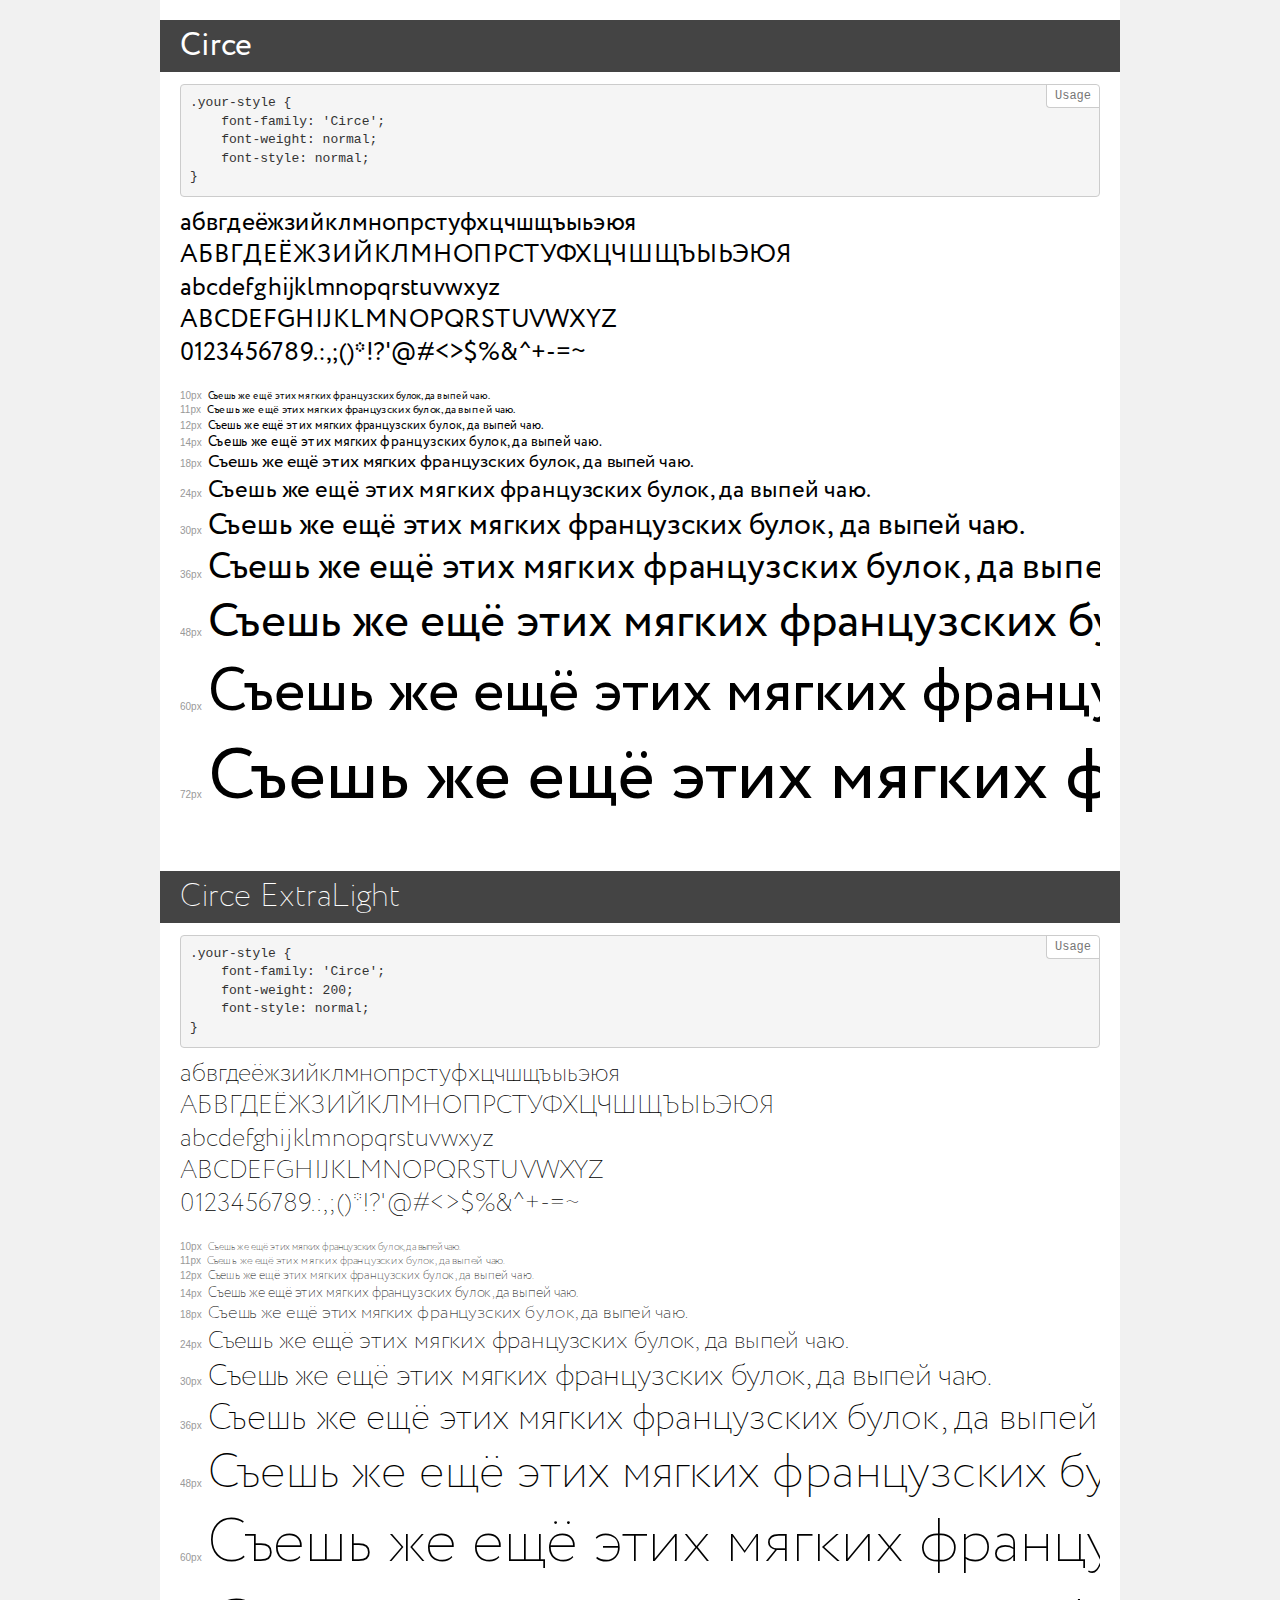
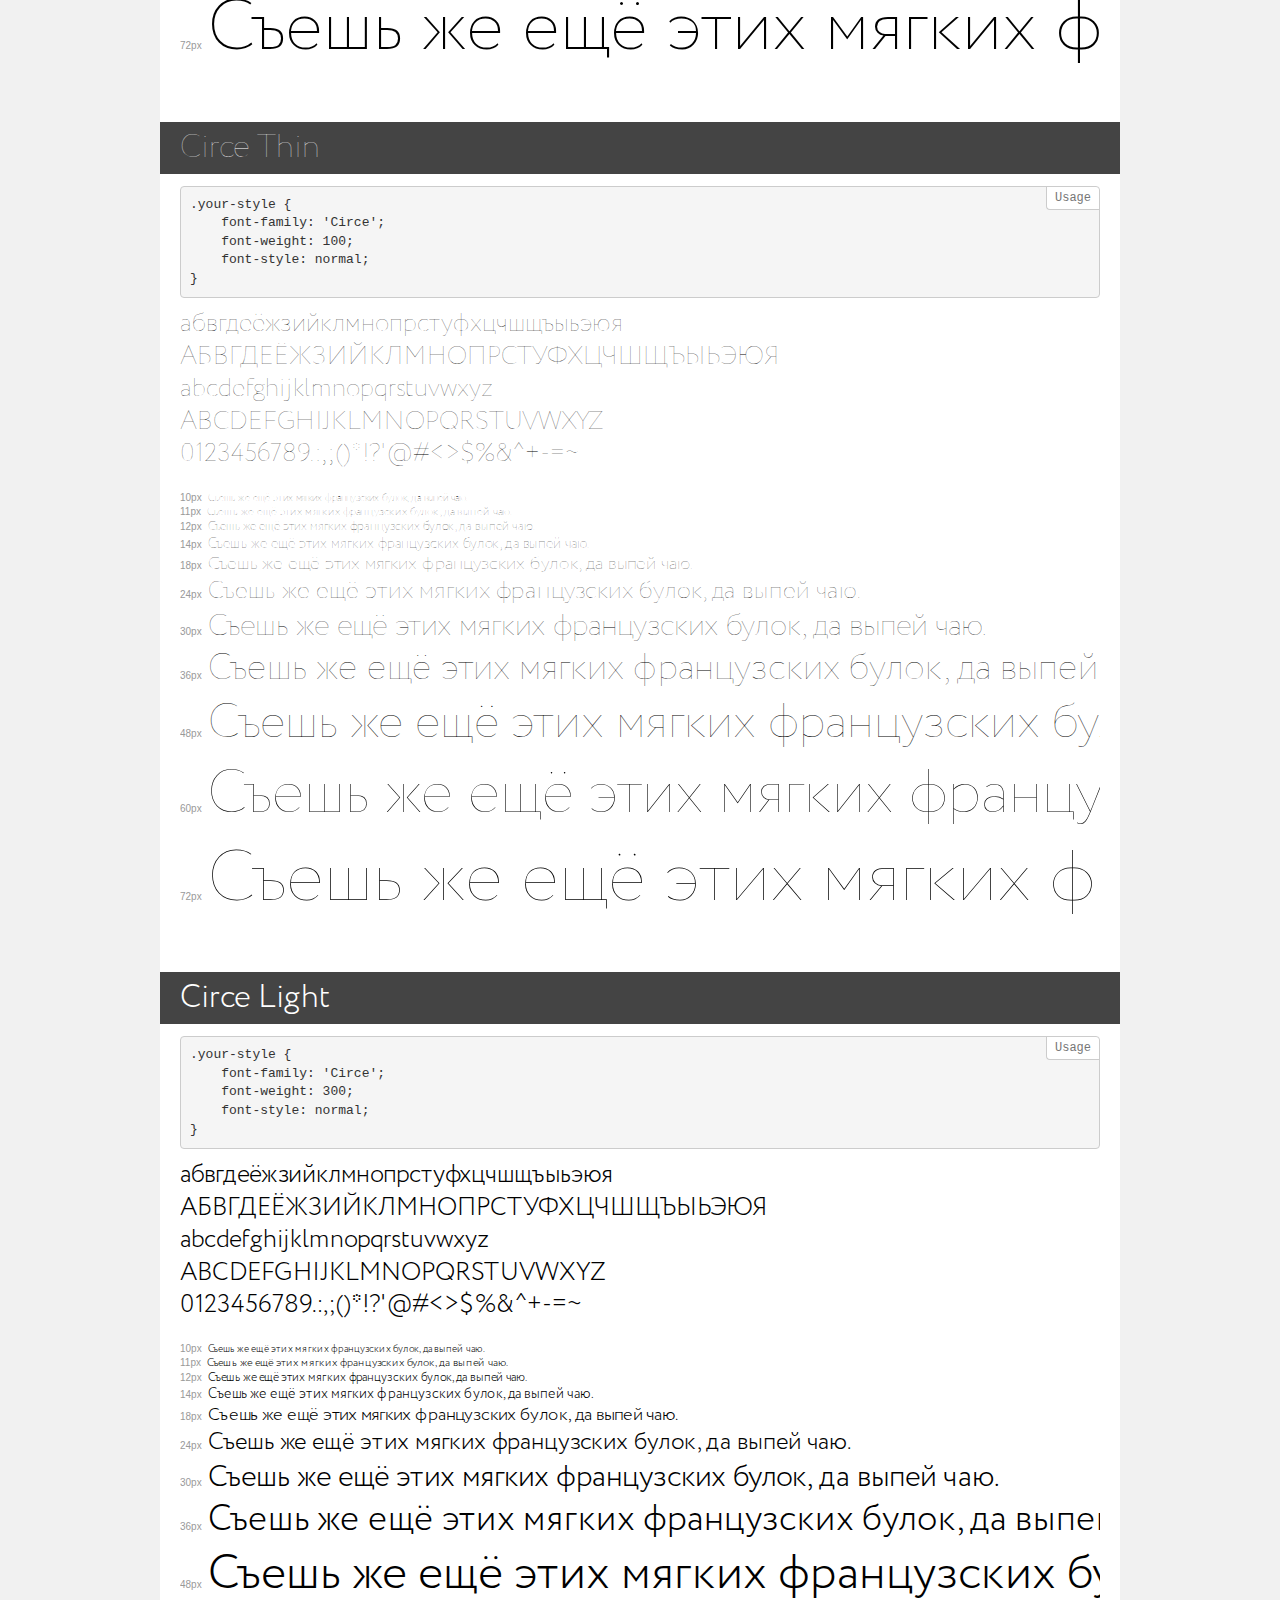
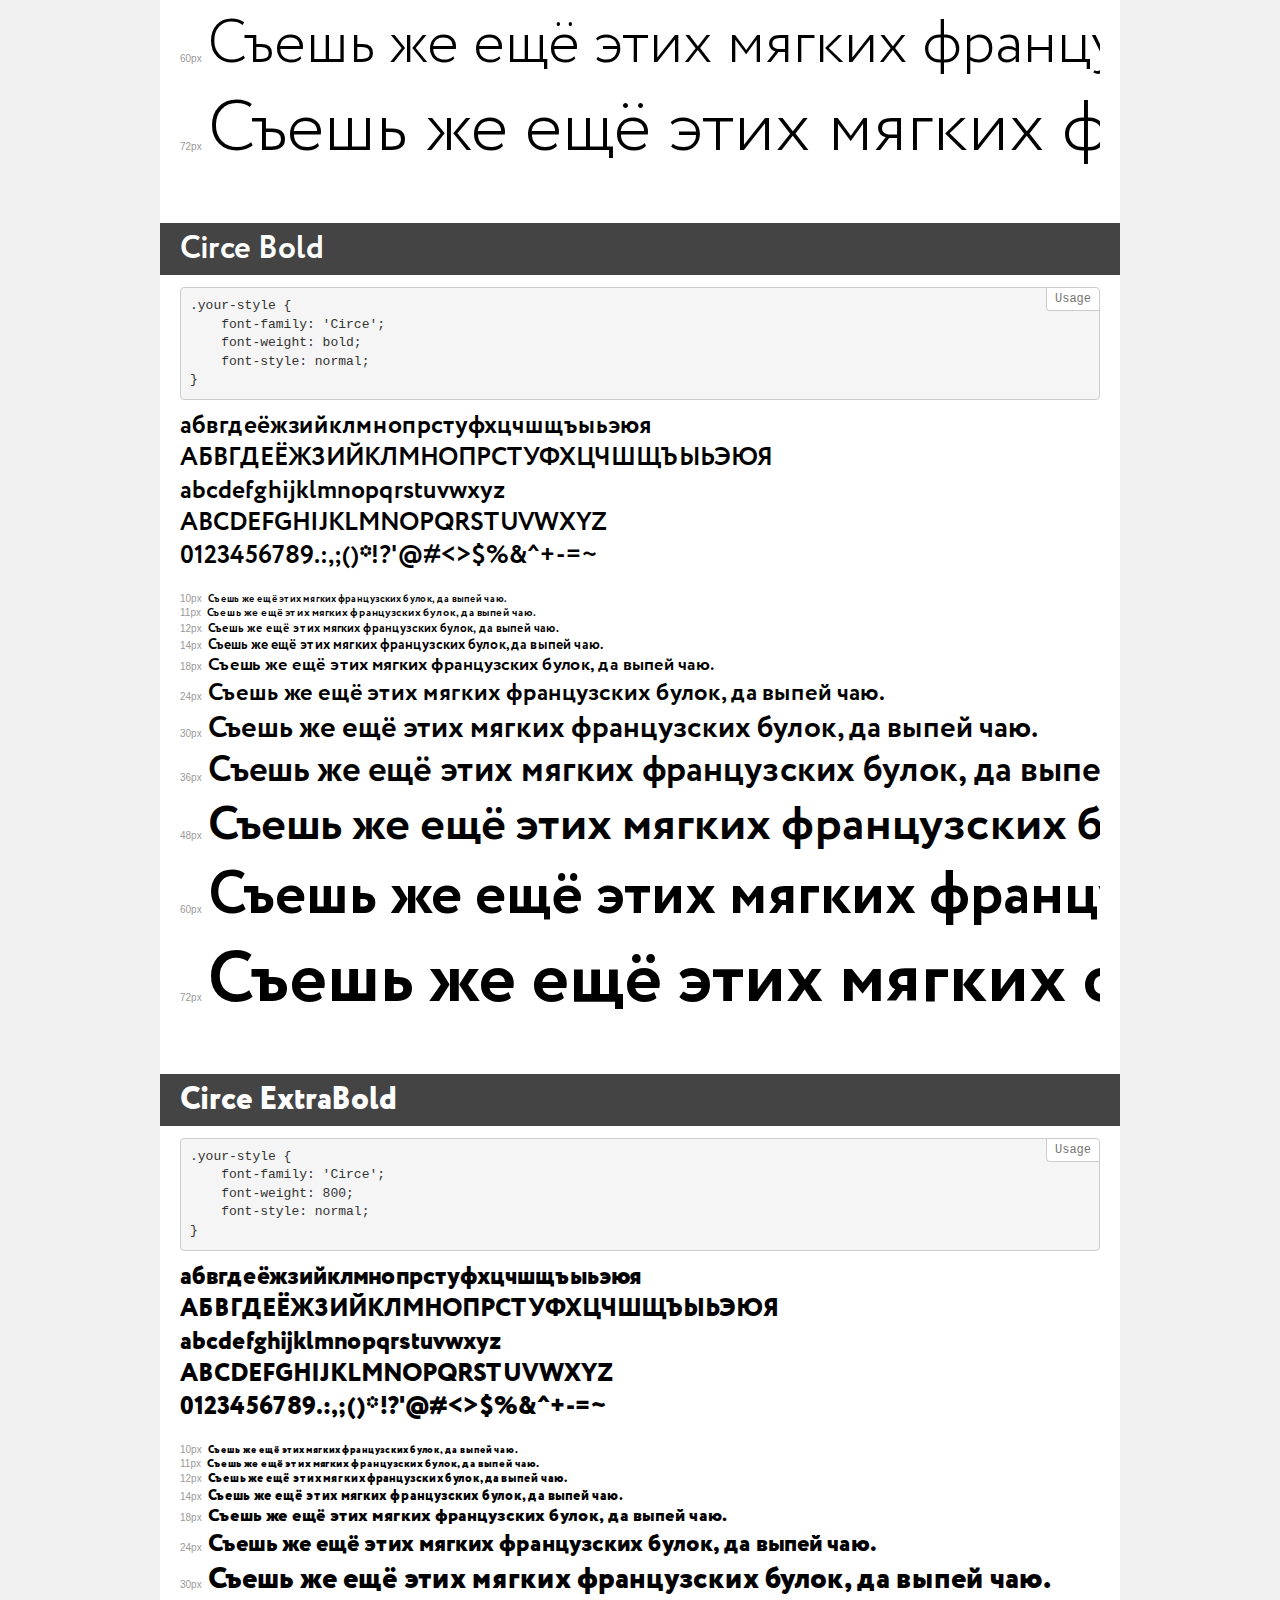
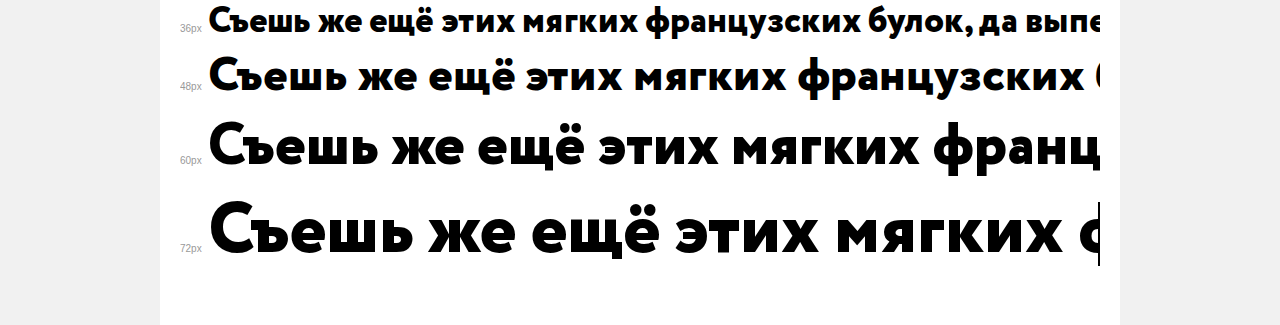
<file: fonts/Circe/demo.html>
<!DOCTYPE html>
<html>
<head>
	<meta charset="utf-8">
	<meta http-equiv="X-UA-Compatible" content="IE=edge">
	<meta name="viewport" content="width=device-width, initial-scale=1">
	<meta name="robots" content="noindex, noarchive">
	<title>Transfonter demo</title>
	<link href="stylesheet.css" rel="stylesheet">
	<style>
		/*
		http://meyerweb.com/eric/tools/css/reset/
		v2.0 | 20110126
		License: none (public domain)
		*/
		html, body, div, span, applet, object, iframe,
		h1, h2, h3, h4, h5, h6, p, blockquote, pre,
		a, abbr, acronym, address, big, cite, code,
		del, dfn, em, img, ins, kbd, q, s, samp,
		small, strike, strong, sub, sup, tt, var,
		b, u, i, center,
		dl, dt, dd, ol, ul, li,
		fieldset, form, label, legend,
		table, caption, tbody, tfoot, thead, tr, th, td,
		article, aside, canvas, details, embed,
		figure, figcaption, footer, header, hgroup,
		menu, nav, output, ruby, section, summary,
		time, mark, audio, video {
			margin: 0;
			padding: 0;
			border: 0;
			font-size: 100%;
			font: inherit;
			vertical-align: baseline;
		}
		/* HTML5 display-role reset for older browsers */
		article, aside, details, figcaption, figure,
		footer, header, hgroup, menu, nav, section {
			display: block;
		}
		body {
			line-height: 1;
		}
		ol, ul {
			list-style: none;
		}
		blockquote, q {
			quotes: none;
		}
		blockquote:before, blockquote:after,
		q:before, q:after {
			content: '';
			content: none;
		}
		table {
			border-collapse: collapse;
			border-spacing: 0;
		}
		/* common styles */
		body {
			background: #f1f1f1;
			color: #000;
		}
		.page {
			background: #fff;
			width: 920px;
			margin: 0 auto;
			padding: 20px 20px 0 20px;
			overflow: hidden;
		}
		.font-container {
			overflow-x: auto;
			overflow-y: hidden;
			margin-bottom: 40px;
			line-height: 1.3;
			white-space: nowrap;
			padding-bottom: 5px;
		}
		h1 {
			position: relative;
			background: #444;
			font-size: 32px;
			color: #fff;
			padding: 10px 20px;
			margin: 0 -20px 12px -20px;
		}
		.letters {
			font-size: 25px;
			margin-bottom: 20px;
		}
		.s10:before {
			content: '10px';
		}
		.s11:before {
			content: '11px';
		}
		.s12:before {
			content: '12px';
		}
		.s14:before {
			content: '14px';
		}
		.s18:before {
			content: '18px';
		}
		.s24:before {
			content: '24px';
		}
		.s30:before {
			content: '30px';
		}
		.s36:before {
			content: '36px';
		}
		.s48:before {
			content: '48px';
		}
		.s60:before {
			content: '60px';
		}
		.s72:before {
			content: '72px';
		}
		.s10:before, .s11:before, .s12:before, .s14:before,
		.s18:before, .s24:before, .s30:before, .s36:before,
		.s48:before, .s60:before, .s72:before {
			font-family: Arial, sans-serif;
			font-size: 10px;
			font-weight: normal;
			font-style: normal;
			color: #999;
			padding-right: 6px;
		}
		pre {
			display: block;
			position: relative;
			padding: 9px;
			margin: 0 0 10px;
			font-family: Monaco, Menlo, Consolas, "Courier New", monospace !important;
			font-size: 13px;
			line-height: 1.428571429;
			color: #333;
			font-weight: normal !important;
			font-style: normal !important;
			background-color: #f5f5f5;
			border: 1px solid #ccc;
			overflow-x: auto;
			border-radius: 4px;
		}
		pre:after {
			display: block;
			position: absolute;
			right: 0;
			top: 0;
			content: 'Usage';
			line-height: 1;
			padding: 5px 8px;
			font-size: 12px;
			color: #767676;
			background-color: #fff;
			border: 1px solid #ccc;
			border-right: none;
			border-top: none;
			border-radius: 0 4px 0 4px;
			z-index: 10;
		}
		/* responsive */
		@media (max-width: 959px) {
			.page {
				width: auto;
				margin: 0;
			}
		}
	</style>
</head>
<body>
<div class="page">
	<div class="demo" style="font-family: 'Circe'; font-weight: normal; font-style: normal;">
		<h1>Circe</h1>
		<pre>.your-style {
    font-family: 'Circe';
    font-weight: normal;
    font-style: normal;
}</pre>
		<div class="font-container">
			<p class="letters">
				абвгдеёжзийклмнопрстуфхцчшщъыьэюя <br />
				АБВГДЕЁЖЗИЙКЛМНОПРСТУФХЦЧШЩЪЫЬЭЮЯ <br />
				abcdefghijklmnopqrstuvwxyz <br />
				ABCDEFGHIJKLMNOPQRSTUVWXYZ <br />				0123456789.:,;()*!?'@#<>$%&^+-=~
			</p>
			<p class="s10" style="font-size: 10px;">Съешь же ещё этих мягких французских булок, да выпей чаю.</p>
			<p class="s11" style="font-size: 11px;">Съешь же ещё этих мягких французских булок, да выпей чаю.</p>
			<p class="s12" style="font-size: 12px;">Съешь же ещё этих мягких французских булок, да выпей чаю.</p>
			<p class="s14" style="font-size: 14px;">Съешь же ещё этих мягких французских булок, да выпей чаю.</p>
			<p class="s18" style="font-size: 18px;">Съешь же ещё этих мягких французских булок, да выпей чаю.</p>
			<p class="s24" style="font-size: 24px;">Съешь же ещё этих мягких французских булок, да выпей чаю.</p>
			<p class="s30" style="font-size: 30px;">Съешь же ещё этих мягких французских булок, да выпей чаю.</p>
			<p class="s36" style="font-size: 36px;">Съешь же ещё этих мягких французских булок, да выпей чаю.</p>
			<p class="s48" style="font-size: 48px;">Съешь же ещё этих мягких французских булок, да выпей чаю.</p>
			<p class="s60" style="font-size: 60px;">Съешь же ещё этих мягких французских булок, да выпей чаю.</p>
			<p class="s72" style="font-size: 72px;">Съешь же ещё этих мягких французских булок, да выпей чаю.</p>
		</div>
	</div>
	<div class="demo" style="font-family: 'Circe'; font-weight: 200; font-style: normal;">
		<h1>Circe ExtraLight</h1>
		<pre>.your-style {
    font-family: 'Circe';
    font-weight: 200;
    font-style: normal;
}</pre>
		<div class="font-container">
			<p class="letters">
				абвгдеёжзийклмнопрстуфхцчшщъыьэюя <br />
				АБВГДЕЁЖЗИЙКЛМНОПРСТУФХЦЧШЩЪЫЬЭЮЯ <br />
				abcdefghijklmnopqrstuvwxyz <br />
				ABCDEFGHIJKLMNOPQRSTUVWXYZ <br />				0123456789.:,;()*!?'@#<>$%&^+-=~
			</p>
			<p class="s10" style="font-size: 10px;">Съешь же ещё этих мягких французских булок, да выпей чаю.</p>
			<p class="s11" style="font-size: 11px;">Съешь же ещё этих мягких французских булок, да выпей чаю.</p>
			<p class="s12" style="font-size: 12px;">Съешь же ещё этих мягких французских булок, да выпей чаю.</p>
			<p class="s14" style="font-size: 14px;">Съешь же ещё этих мягких французских булок, да выпей чаю.</p>
			<p class="s18" style="font-size: 18px;">Съешь же ещё этих мягких французских булок, да выпей чаю.</p>
			<p class="s24" style="font-size: 24px;">Съешь же ещё этих мягких французских булок, да выпей чаю.</p>
			<p class="s30" style="font-size: 30px;">Съешь же ещё этих мягких французских булок, да выпей чаю.</p>
			<p class="s36" style="font-size: 36px;">Съешь же ещё этих мягких французских булок, да выпей чаю.</p>
			<p class="s48" style="font-size: 48px;">Съешь же ещё этих мягких французских булок, да выпей чаю.</p>
			<p class="s60" style="font-size: 60px;">Съешь же ещё этих мягких французских булок, да выпей чаю.</p>
			<p class="s72" style="font-size: 72px;">Съешь же ещё этих мягких французских булок, да выпей чаю.</p>
		</div>
	</div>
	<div class="demo" style="font-family: 'Circe'; font-weight: 100; font-style: normal;">
		<h1>Circe Thin</h1>
		<pre>.your-style {
    font-family: 'Circe';
    font-weight: 100;
    font-style: normal;
}</pre>
		<div class="font-container">
			<p class="letters">
				абвгдеёжзийклмнопрстуфхцчшщъыьэюя <br />
				АБВГДЕЁЖЗИЙКЛМНОПРСТУФХЦЧШЩЪЫЬЭЮЯ <br />
				abcdefghijklmnopqrstuvwxyz <br />
				ABCDEFGHIJKLMNOPQRSTUVWXYZ <br />				0123456789.:,;()*!?'@#<>$%&^+-=~
			</p>
			<p class="s10" style="font-size: 10px;">Съешь же ещё этих мягких французских булок, да выпей чаю.</p>
			<p class="s11" style="font-size: 11px;">Съешь же ещё этих мягких французских булок, да выпей чаю.</p>
			<p class="s12" style="font-size: 12px;">Съешь же ещё этих мягких французских булок, да выпей чаю.</p>
			<p class="s14" style="font-size: 14px;">Съешь же ещё этих мягких французских булок, да выпей чаю.</p>
			<p class="s18" style="font-size: 18px;">Съешь же ещё этих мягких французских булок, да выпей чаю.</p>
			<p class="s24" style="font-size: 24px;">Съешь же ещё этих мягких французских булок, да выпей чаю.</p>
			<p class="s30" style="font-size: 30px;">Съешь же ещё этих мягких французских булок, да выпей чаю.</p>
			<p class="s36" style="font-size: 36px;">Съешь же ещё этих мягких французских булок, да выпей чаю.</p>
			<p class="s48" style="font-size: 48px;">Съешь же ещё этих мягких французских булок, да выпей чаю.</p>
			<p class="s60" style="font-size: 60px;">Съешь же ещё этих мягких французских булок, да выпей чаю.</p>
			<p class="s72" style="font-size: 72px;">Съешь же ещё этих мягких французских булок, да выпей чаю.</p>
		</div>
	</div>
	<div class="demo" style="font-family: 'Circe'; font-weight: 300; font-style: normal;">
		<h1>Circe Light</h1>
		<pre>.your-style {
    font-family: 'Circe';
    font-weight: 300;
    font-style: normal;
}</pre>
		<div class="font-container">
			<p class="letters">
				абвгдеёжзийклмнопрстуфхцчшщъыьэюя <br />
				АБВГДЕЁЖЗИЙКЛМНОПРСТУФХЦЧШЩЪЫЬЭЮЯ <br />
				abcdefghijklmnopqrstuvwxyz <br />
				ABCDEFGHIJKLMNOPQRSTUVWXYZ <br />				0123456789.:,;()*!?'@#<>$%&^+-=~
			</p>
			<p class="s10" style="font-size: 10px;">Съешь же ещё этих мягких французских булок, да выпей чаю.</p>
			<p class="s11" style="font-size: 11px;">Съешь же ещё этих мягких французских булок, да выпей чаю.</p>
			<p class="s12" style="font-size: 12px;">Съешь же ещё этих мягких французских булок, да выпей чаю.</p>
			<p class="s14" style="font-size: 14px;">Съешь же ещё этих мягких французских булок, да выпей чаю.</p>
			<p class="s18" style="font-size: 18px;">Съешь же ещё этих мягких французских булок, да выпей чаю.</p>
			<p class="s24" style="font-size: 24px;">Съешь же ещё этих мягких французских булок, да выпей чаю.</p>
			<p class="s30" style="font-size: 30px;">Съешь же ещё этих мягких французских булок, да выпей чаю.</p>
			<p class="s36" style="font-size: 36px;">Съешь же ещё этих мягких французских булок, да выпей чаю.</p>
			<p class="s48" style="font-size: 48px;">Съешь же ещё этих мягких французских булок, да выпей чаю.</p>
			<p class="s60" style="font-size: 60px;">Съешь же ещё этих мягких французских булок, да выпей чаю.</p>
			<p class="s72" style="font-size: 72px;">Съешь же ещё этих мягких французских булок, да выпей чаю.</p>
		</div>
	</div>
	<div class="demo" style="font-family: 'Circe'; font-weight: bold; font-style: normal;">
		<h1>Circe Bold</h1>
		<pre>.your-style {
    font-family: 'Circe';
    font-weight: bold;
    font-style: normal;
}</pre>
		<div class="font-container">
			<p class="letters">
				абвгдеёжзийклмнопрстуфхцчшщъыьэюя <br />
				АБВГДЕЁЖЗИЙКЛМНОПРСТУФХЦЧШЩЪЫЬЭЮЯ <br />
				abcdefghijklmnopqrstuvwxyz <br />
				ABCDEFGHIJKLMNOPQRSTUVWXYZ <br />				0123456789.:,;()*!?'@#<>$%&^+-=~
			</p>
			<p class="s10" style="font-size: 10px;">Съешь же ещё этих мягких французских булок, да выпей чаю.</p>
			<p class="s11" style="font-size: 11px;">Съешь же ещё этих мягких французских булок, да выпей чаю.</p>
			<p class="s12" style="font-size: 12px;">Съешь же ещё этих мягких французских булок, да выпей чаю.</p>
			<p class="s14" style="font-size: 14px;">Съешь же ещё этих мягких французских булок, да выпей чаю.</p>
			<p class="s18" style="font-size: 18px;">Съешь же ещё этих мягких французских булок, да выпей чаю.</p>
			<p class="s24" style="font-size: 24px;">Съешь же ещё этих мягких французских булок, да выпей чаю.</p>
			<p class="s30" style="font-size: 30px;">Съешь же ещё этих мягких французских булок, да выпей чаю.</p>
			<p class="s36" style="font-size: 36px;">Съешь же ещё этих мягких французских булок, да выпей чаю.</p>
			<p class="s48" style="font-size: 48px;">Съешь же ещё этих мягких французских булок, да выпей чаю.</p>
			<p class="s60" style="font-size: 60px;">Съешь же ещё этих мягких французских булок, да выпей чаю.</p>
			<p class="s72" style="font-size: 72px;">Съешь же ещё этих мягких французских булок, да выпей чаю.</p>
		</div>
	</div>
	<div class="demo" style="font-family: 'Circe'; font-weight: 800; font-style: normal;">
		<h1>Circe ExtraBold</h1>
		<pre>.your-style {
    font-family: 'Circe';
    font-weight: 800;
    font-style: normal;
}</pre>
		<div class="font-container">
			<p class="letters">
				абвгдеёжзийклмнопрстуфхцчшщъыьэюя <br />
				АБВГДЕЁЖЗИЙКЛМНОПРСТУФХЦЧШЩЪЫЬЭЮЯ <br />
				abcdefghijklmnopqrstuvwxyz <br />
				ABCDEFGHIJKLMNOPQRSTUVWXYZ <br />				0123456789.:,;()*!?'@#<>$%&^+-=~
			</p>
			<p class="s10" style="font-size: 10px;">Съешь же ещё этих мягких французских булок, да выпей чаю.</p>
			<p class="s11" style="font-size: 11px;">Съешь же ещё этих мягких французских булок, да выпей чаю.</p>
			<p class="s12" style="font-size: 12px;">Съешь же ещё этих мягких французских булок, да выпей чаю.</p>
			<p class="s14" style="font-size: 14px;">Съешь же ещё этих мягких французских булок, да выпей чаю.</p>
			<p class="s18" style="font-size: 18px;">Съешь же ещё этих мягких французских булок, да выпей чаю.</p>
			<p class="s24" style="font-size: 24px;">Съешь же ещё этих мягких французских булок, да выпей чаю.</p>
			<p class="s30" style="font-size: 30px;">Съешь же ещё этих мягких французских булок, да выпей чаю.</p>
			<p class="s36" style="font-size: 36px;">Съешь же ещё этих мягких французских булок, да выпей чаю.</p>
			<p class="s48" style="font-size: 48px;">Съешь же ещё этих мягких французских булок, да выпей чаю.</p>
			<p class="s60" style="font-size: 60px;">Съешь же ещё этих мягких французских булок, да выпей чаю.</p>
			<p class="s72" style="font-size: 72px;">Съешь же ещё этих мягких французских булок, да выпей чаю.</p>
		</div>
	</div>
</div>
</body>
</html>
</file>
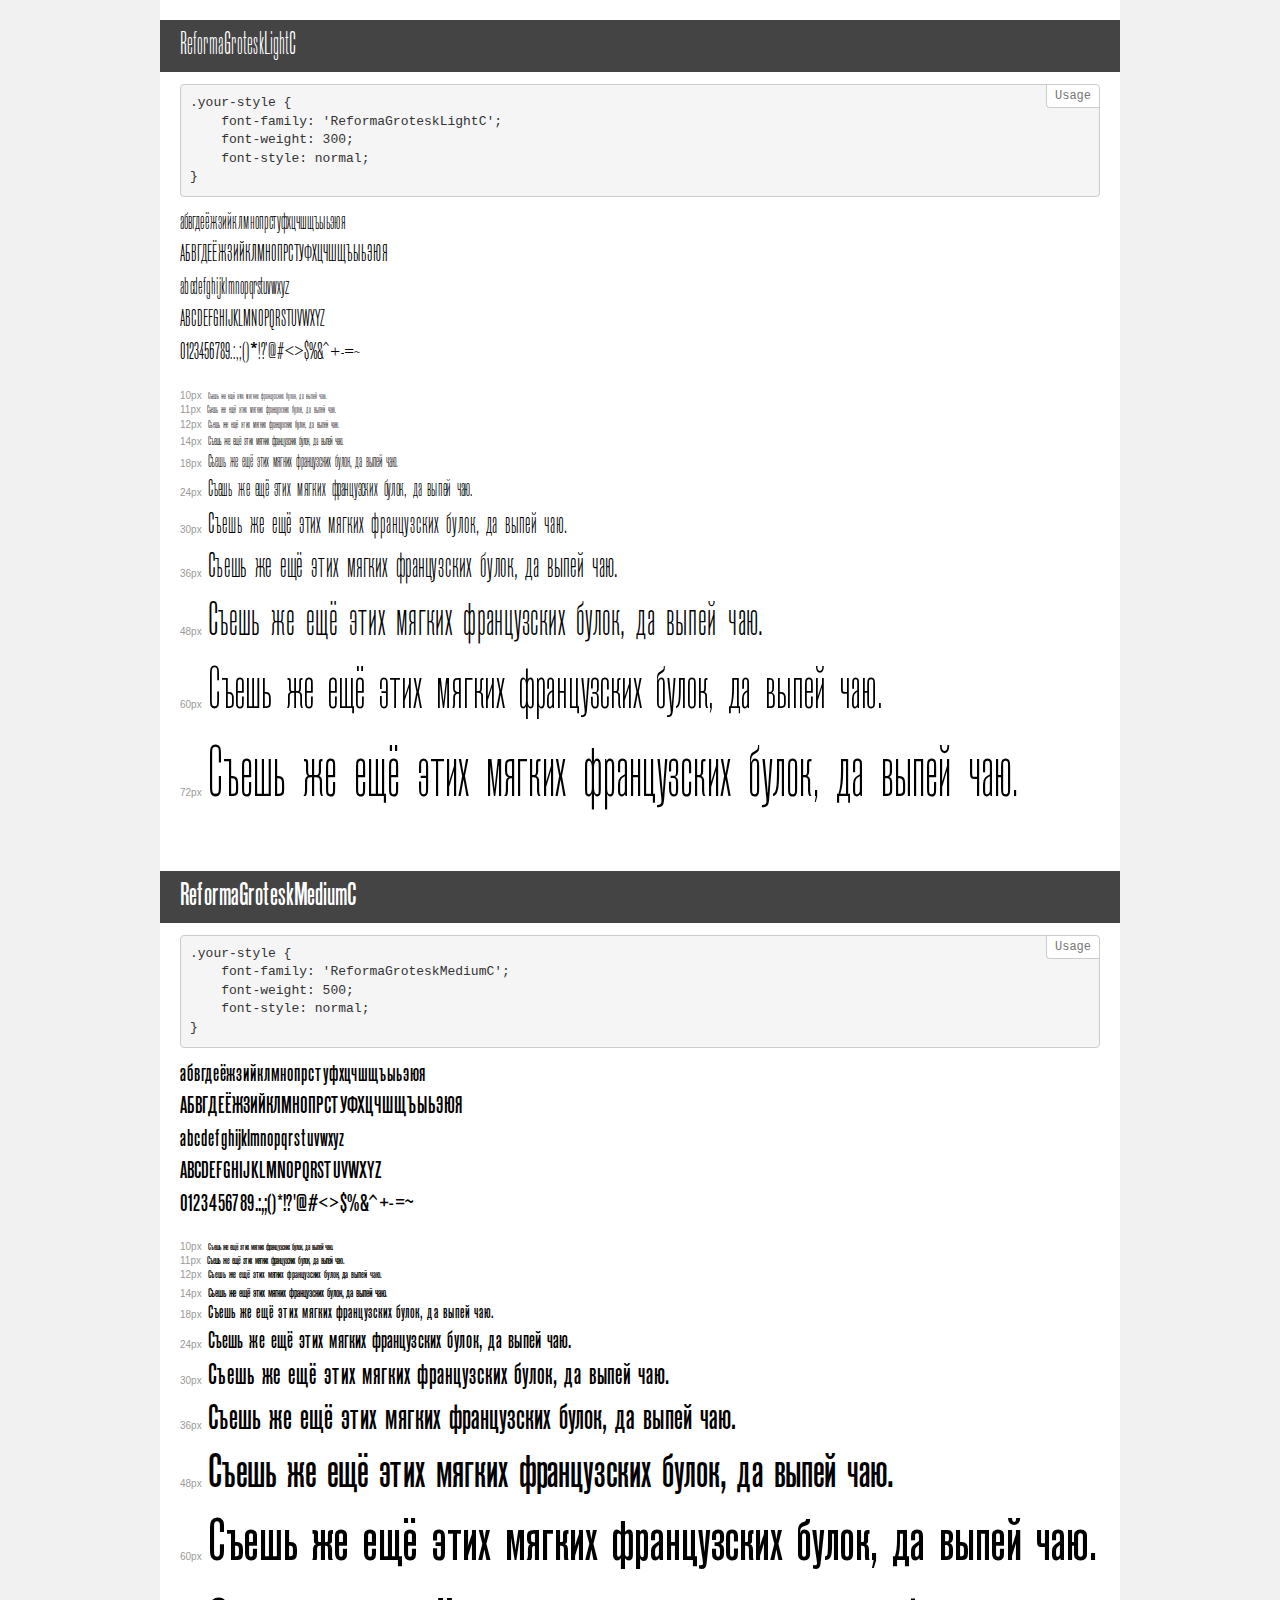
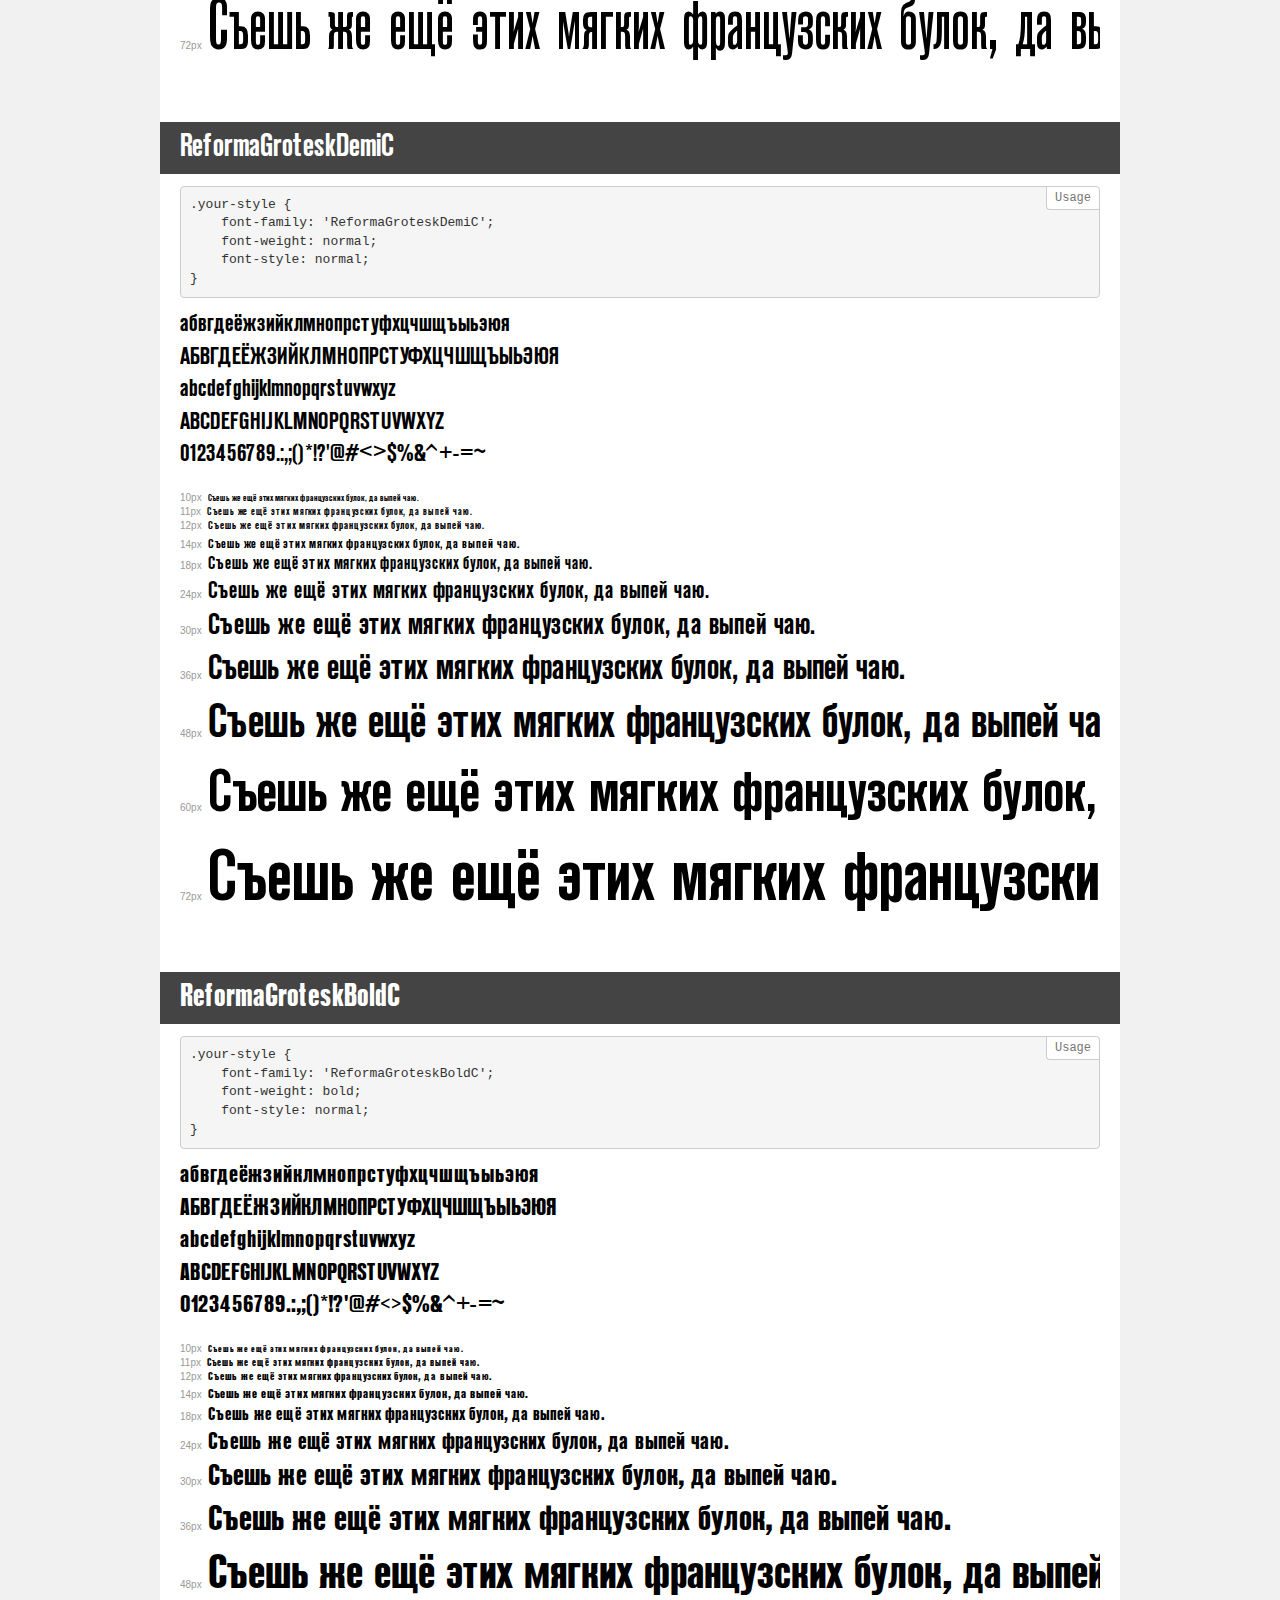
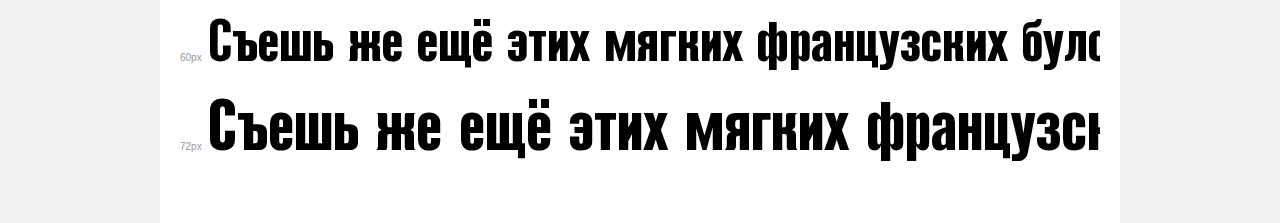
<file: fonts/ReformaGrotesk/demo.html>
<!DOCTYPE html>
<html>
<head>
	<meta charset="utf-8">
	<meta http-equiv="X-UA-Compatible" content="IE=edge">
	<meta name="viewport" content="width=device-width, initial-scale=1">
	<meta name="robots" content="noindex, noarchive">
	<title>Transfonter demo</title>
	<link href="stylesheet.css" rel="stylesheet">
	<style>
		/*
		http://meyerweb.com/eric/tools/css/reset/
		v2.0 | 20110126
		License: none (public domain)
		*/
		html, body, div, span, applet, object, iframe,
		h1, h2, h3, h4, h5, h6, p, blockquote, pre,
		a, abbr, acronym, address, big, cite, code,
		del, dfn, em, img, ins, kbd, q, s, samp,
		small, strike, strong, sub, sup, tt, var,
		b, u, i, center,
		dl, dt, dd, ol, ul, li,
		fieldset, form, label, legend,
		table, caption, tbody, tfoot, thead, tr, th, td,
		article, aside, canvas, details, embed,
		figure, figcaption, footer, header, hgroup,
		menu, nav, output, ruby, section, summary,
		time, mark, audio, video {
			margin: 0;
			padding: 0;
			border: 0;
			font-size: 100%;
			font: inherit;
			vertical-align: baseline;
		}
		/* HTML5 display-role reset for older browsers */
		article, aside, details, figcaption, figure,
		footer, header, hgroup, menu, nav, section {
			display: block;
		}
		body {
			line-height: 1;
		}
		ol, ul {
			list-style: none;
		}
		blockquote, q {
			quotes: none;
		}
		blockquote:before, blockquote:after,
		q:before, q:after {
			content: '';
			content: none;
		}
		table {
			border-collapse: collapse;
			border-spacing: 0;
		}
		/* common styles */
		body {
			background: #f1f1f1;
			color: #000;
		}
		.page {
			background: #fff;
			width: 920px;
			margin: 0 auto;
			padding: 20px 20px 0 20px;
			overflow: hidden;
		}
		.font-container {
			overflow-x: auto;
			overflow-y: hidden;
			margin-bottom: 40px;
			line-height: 1.3;
			white-space: nowrap;
			padding-bottom: 5px;
		}
		h1 {
			position: relative;
			background: #444;
			font-size: 32px;
			color: #fff;
			padding: 10px 20px;
			margin: 0 -20px 12px -20px;
		}
		.letters {
			font-size: 25px;
			margin-bottom: 20px;
		}
		.s10:before {
			content: '10px';
		}
		.s11:before {
			content: '11px';
		}
		.s12:before {
			content: '12px';
		}
		.s14:before {
			content: '14px';
		}
		.s18:before {
			content: '18px';
		}
		.s24:before {
			content: '24px';
		}
		.s30:before {
			content: '30px';
		}
		.s36:before {
			content: '36px';
		}
		.s48:before {
			content: '48px';
		}
		.s60:before {
			content: '60px';
		}
		.s72:before {
			content: '72px';
		}
		.s10:before, .s11:before, .s12:before, .s14:before,
		.s18:before, .s24:before, .s30:before, .s36:before,
		.s48:before, .s60:before, .s72:before {
			font-family: Arial, sans-serif;
			font-size: 10px;
			font-weight: normal;
			font-style: normal;
			color: #999;
			padding-right: 6px;
		}
		pre {
			display: block;
			position: relative;
			padding: 9px;
			margin: 0 0 10px;
			font-family: Monaco, Menlo, Consolas, "Courier New", monospace !important;
			font-size: 13px;
			line-height: 1.428571429;
			color: #333;
			font-weight: normal !important;
			font-style: normal !important;
			background-color: #f5f5f5;
			border: 1px solid #ccc;
			overflow-x: auto;
			border-radius: 4px;
		}
		pre:after {
			display: block;
			position: absolute;
			right: 0;
			top: 0;
			content: 'Usage';
			line-height: 1;
			padding: 5px 8px;
			font-size: 12px;
			color: #767676;
			background-color: #fff;
			border: 1px solid #ccc;
			border-right: none;
			border-top: none;
			border-radius: 0 4px 0 4px;
			z-index: 10;
		}
		/* responsive */
		@media (max-width: 959px) {
			.page {
				width: auto;
				margin: 0;
			}
		}
	</style>
</head>
<body>
<div class="page">
	<div class="demo" style="font-family: 'ReformaGroteskLightC'; font-weight: 300; font-style: normal;">
		<h1>ReformaGroteskLightC</h1>
		<pre>.your-style {
    font-family: 'ReformaGroteskLightC';
    font-weight: 300;
    font-style: normal;
}</pre>
		<div class="font-container">
			<p class="letters">
				абвгдеёжзийклмнопрстуфхцчшщъыьэюя <br />
				АБВГДЕЁЖЗИЙКЛМНОПРСТУФХЦЧШЩЪЫЬЭЮЯ <br />
				abcdefghijklmnopqrstuvwxyz <br />
				ABCDEFGHIJKLMNOPQRSTUVWXYZ <br />				0123456789.:,;()*!?'@#<>$%&^+-=~
			</p>
			<p class="s10" style="font-size: 10px;">Съешь же ещё этих мягких французских булок, да выпей чаю.</p>
			<p class="s11" style="font-size: 11px;">Съешь же ещё этих мягких французских булок, да выпей чаю.</p>
			<p class="s12" style="font-size: 12px;">Съешь же ещё этих мягких французских булок, да выпей чаю.</p>
			<p class="s14" style="font-size: 14px;">Съешь же ещё этих мягких французских булок, да выпей чаю.</p>
			<p class="s18" style="font-size: 18px;">Съешь же ещё этих мягких французских булок, да выпей чаю.</p>
			<p class="s24" style="font-size: 24px;">Съешь же ещё этих мягких французских булок, да выпей чаю.</p>
			<p class="s30" style="font-size: 30px;">Съешь же ещё этих мягких французских булок, да выпей чаю.</p>
			<p class="s36" style="font-size: 36px;">Съешь же ещё этих мягких французских булок, да выпей чаю.</p>
			<p class="s48" style="font-size: 48px;">Съешь же ещё этих мягких французских булок, да выпей чаю.</p>
			<p class="s60" style="font-size: 60px;">Съешь же ещё этих мягких французских булок, да выпей чаю.</p>
			<p class="s72" style="font-size: 72px;">Съешь же ещё этих мягких французских булок, да выпей чаю.</p>
		</div>
	</div>
	<div class="demo" style="font-family: 'ReformaGroteskMediumC'; font-weight: 500; font-style: normal;">
		<h1>ReformaGroteskMediumC</h1>
		<pre>.your-style {
    font-family: 'ReformaGroteskMediumC';
    font-weight: 500;
    font-style: normal;
}</pre>
		<div class="font-container">
			<p class="letters">
				абвгдеёжзийклмнопрстуфхцчшщъыьэюя <br />
				АБВГДЕЁЖЗИЙКЛМНОПРСТУФХЦЧШЩЪЫЬЭЮЯ <br />
				abcdefghijklmnopqrstuvwxyz <br />
				ABCDEFGHIJKLMNOPQRSTUVWXYZ <br />				0123456789.:,;()*!?'@#<>$%&^+-=~
			</p>
			<p class="s10" style="font-size: 10px;">Съешь же ещё этих мягких французских булок, да выпей чаю.</p>
			<p class="s11" style="font-size: 11px;">Съешь же ещё этих мягких французских булок, да выпей чаю.</p>
			<p class="s12" style="font-size: 12px;">Съешь же ещё этих мягких французских булок, да выпей чаю.</p>
			<p class="s14" style="font-size: 14px;">Съешь же ещё этих мягких французских булок, да выпей чаю.</p>
			<p class="s18" style="font-size: 18px;">Съешь же ещё этих мягких французских булок, да выпей чаю.</p>
			<p class="s24" style="font-size: 24px;">Съешь же ещё этих мягких французских булок, да выпей чаю.</p>
			<p class="s30" style="font-size: 30px;">Съешь же ещё этих мягких французских булок, да выпей чаю.</p>
			<p class="s36" style="font-size: 36px;">Съешь же ещё этих мягких французских булок, да выпей чаю.</p>
			<p class="s48" style="font-size: 48px;">Съешь же ещё этих мягких французских булок, да выпей чаю.</p>
			<p class="s60" style="font-size: 60px;">Съешь же ещё этих мягких французских булок, да выпей чаю.</p>
			<p class="s72" style="font-size: 72px;">Съешь же ещё этих мягких французских булок, да выпей чаю.</p>
		</div>
	</div>
	<div class="demo" style="font-family: 'ReformaGroteskDemiC'; font-weight: normal; font-style: normal;">
		<h1>ReformaGroteskDemiC</h1>
		<pre>.your-style {
    font-family: 'ReformaGroteskDemiC';
    font-weight: normal;
    font-style: normal;
}</pre>
		<div class="font-container">
			<p class="letters">
				абвгдеёжзийклмнопрстуфхцчшщъыьэюя <br />
				АБВГДЕЁЖЗИЙКЛМНОПРСТУФХЦЧШЩЪЫЬЭЮЯ <br />
				abcdefghijklmnopqrstuvwxyz <br />
				ABCDEFGHIJKLMNOPQRSTUVWXYZ <br />				0123456789.:,;()*!?'@#<>$%&^+-=~
			</p>
			<p class="s10" style="font-size: 10px;">Съешь же ещё этих мягких французских булок, да выпей чаю.</p>
			<p class="s11" style="font-size: 11px;">Съешь же ещё этих мягких французских булок, да выпей чаю.</p>
			<p class="s12" style="font-size: 12px;">Съешь же ещё этих мягких французских булок, да выпей чаю.</p>
			<p class="s14" style="font-size: 14px;">Съешь же ещё этих мягких французских булок, да выпей чаю.</p>
			<p class="s18" style="font-size: 18px;">Съешь же ещё этих мягких французских булок, да выпей чаю.</p>
			<p class="s24" style="font-size: 24px;">Съешь же ещё этих мягких французских булок, да выпей чаю.</p>
			<p class="s30" style="font-size: 30px;">Съешь же ещё этих мягких французских булок, да выпей чаю.</p>
			<p class="s36" style="font-size: 36px;">Съешь же ещё этих мягких французских булок, да выпей чаю.</p>
			<p class="s48" style="font-size: 48px;">Съешь же ещё этих мягких французских булок, да выпей чаю.</p>
			<p class="s60" style="font-size: 60px;">Съешь же ещё этих мягких французских булок, да выпей чаю.</p>
			<p class="s72" style="font-size: 72px;">Съешь же ещё этих мягких французских булок, да выпей чаю.</p>
		</div>
	</div>
	<div class="demo" style="font-family: 'ReformaGroteskBoldC'; font-weight: bold; font-style: normal;">
		<h1>ReformaGroteskBoldC</h1>
		<pre>.your-style {
    font-family: 'ReformaGroteskBoldC';
    font-weight: bold;
    font-style: normal;
}</pre>
		<div class="font-container">
			<p class="letters">
				абвгдеёжзийклмнопрстуфхцчшщъыьэюя <br />
				АБВГДЕЁЖЗИЙКЛМНОПРСТУФХЦЧШЩЪЫЬЭЮЯ <br />
				abcdefghijklmnopqrstuvwxyz <br />
				ABCDEFGHIJKLMNOPQRSTUVWXYZ <br />				0123456789.:,;()*!?'@#<>$%&^+-=~
			</p>
			<p class="s10" style="font-size: 10px;">Съешь же ещё этих мягких французских булок, да выпей чаю.</p>
			<p class="s11" style="font-size: 11px;">Съешь же ещё этих мягких французских булок, да выпей чаю.</p>
			<p class="s12" style="font-size: 12px;">Съешь же ещё этих мягких французских булок, да выпей чаю.</p>
			<p class="s14" style="font-size: 14px;">Съешь же ещё этих мягких французских булок, да выпей чаю.</p>
			<p class="s18" style="font-size: 18px;">Съешь же ещё этих мягких французских булок, да выпей чаю.</p>
			<p class="s24" style="font-size: 24px;">Съешь же ещё этих мягких французских булок, да выпей чаю.</p>
			<p class="s30" style="font-size: 30px;">Съешь же ещё этих мягких французских булок, да выпей чаю.</p>
			<p class="s36" style="font-size: 36px;">Съешь же ещё этих мягких французских булок, да выпей чаю.</p>
			<p class="s48" style="font-size: 48px;">Съешь же ещё этих мягких французских булок, да выпей чаю.</p>
			<p class="s60" style="font-size: 60px;">Съешь же ещё этих мягких французских булок, да выпей чаю.</p>
			<p class="s72" style="font-size: 72px;">Съешь же ещё этих мягких французских булок, да выпей чаю.</p>
		</div>
	</div>
</div>
</body>
</html>
</file>
<file: fonts/Circe/stylesheet.css>
/* This stylesheet generated by Transfonter (https://transfonter.org) on June 26, 2017 11:20 AM */

@font-face {
	font-family: 'Circe';
	src: url('Circe-Regular.eot');
	src: local('Circe'), local('Circe-Regular'),
		url('Circe-Regular.eot?#iefix') format('embedded-opentype'),
		url('Circe-Regular.woff') format('woff'),
		url('Circe-Regular.ttf') format('truetype');
	font-weight: normal;
	font-style: normal;
}

@font-face {
	font-family: 'Circe';
	src: url('Circe-ExtraLight.eot');
	src: local('Circe ExtraLight'), local('Circe-ExtraLight'),
		url('Circe-ExtraLight.eot?#iefix') format('embedded-opentype'),
		url('Circe-ExtraLight.woff') format('woff'),
		url('Circe-ExtraLight.ttf') format('truetype');
	font-weight: 200;
	font-style: normal;
}

@font-face {
	font-family: 'Circe';
	src: url('Circe-Thin.eot');
	src: local('Circe Thin'), local('Circe-Thin'),
		url('Circe-Thin.eot?#iefix') format('embedded-opentype'),
		url('Circe-Thin.woff') format('woff'),
		url('Circe-Thin.ttf') format('truetype');
	font-weight: 100;
	font-style: normal;
}

@font-face {
	font-family: 'Circe';
	src: url('Circe-Light.eot');
	src: local('Circe Light'), local('Circe-Light'),
		url('Circe-Light.eot?#iefix') format('embedded-opentype'),
		url('Circe-Light.woff') format('woff'),
		url('Circe-Light.ttf') format('truetype');
	font-weight: 300;
	font-style: normal;
}

@font-face {
	font-family: 'Circe';
	src: url('Circe-Bold.eot');
	src: local('Circe Bold'), local('Circe-Bold'),
		url('Circe-Bold.eot?#iefix') format('embedded-opentype'),
		url('Circe-Bold.woff') format('woff'),
		url('Circe-Bold.ttf') format('truetype');
	font-weight: bold;
	font-style: normal;
}

@font-face {
	font-family: 'Circe';
	src: url('Circe-ExtraBold.eot');
	src: local('Circe ExtraBold'), local('Circe-ExtraBold'),
		url('Circe-ExtraBold.eot?#iefix') format('embedded-opentype'),
		url('Circe-ExtraBold.woff') format('woff'),
		url('Circe-ExtraBold.ttf') format('truetype');
	font-weight: 800;
	font-style: normal;
}
</file>
<file: fonts/ReformaGrotesk/stylesheet.css>
/* This stylesheet generated by Transfonter (https://transfonter.org) on June 26, 2017 2:58 PM */

@font-face {
	font-family: 'ReformaGroteskLightC';
	src: url('ReformaGroteskLightC.eot');
	src: local('ReformaGroteskLightC'),
		url('ReformaGroteskLightC.eot?#iefix') format('embedded-opentype'),
		url('ReformaGroteskLightC.woff') format('woff'),
		url('ReformaGroteskLightC.ttf') format('truetype');
	font-weight: 300;
	font-style: normal;
}

@font-face {
	font-family: 'ReformaGroteskMediumC';
	src: url('ReformaGroteskMediumC.eot');
	src: local('ReformaGroteskMediumC'),
		url('ReformaGroteskMediumC.eot?#iefix') format('embedded-opentype'),
		url('ReformaGroteskMediumC.woff') format('woff'),
		url('ReformaGroteskMediumC.ttf') format('truetype');
	font-weight: 500;
	font-style: normal;
}

@font-face {
	font-family: 'ReformaGroteskDemiC';
	src: url('ReformaGroteskDemiC.eot');
	src: local('ReformaGroteskDemiC'),
		url('ReformaGroteskDemiC.eot?#iefix') format('embedded-opentype'),
		url('ReformaGroteskDemiC.woff') format('woff'),
		url('ReformaGroteskDemiC.ttf') format('truetype');
	font-weight: normal;
	font-style: normal;
}

@font-face {
	font-family: 'ReformaGroteskBoldC';
	src: url('ReformaGroteskBoldC.eot');
	src: local('ReformaGroteskBoldC'),
		url('ReformaGroteskBoldC.eot?#iefix') format('embedded-opentype'),
		url('ReformaGroteskBoldC.woff') format('woff'),
		url('ReformaGroteskBoldC.ttf') format('truetype');
	font-weight: bold;
	font-style: normal;
}
</file>
